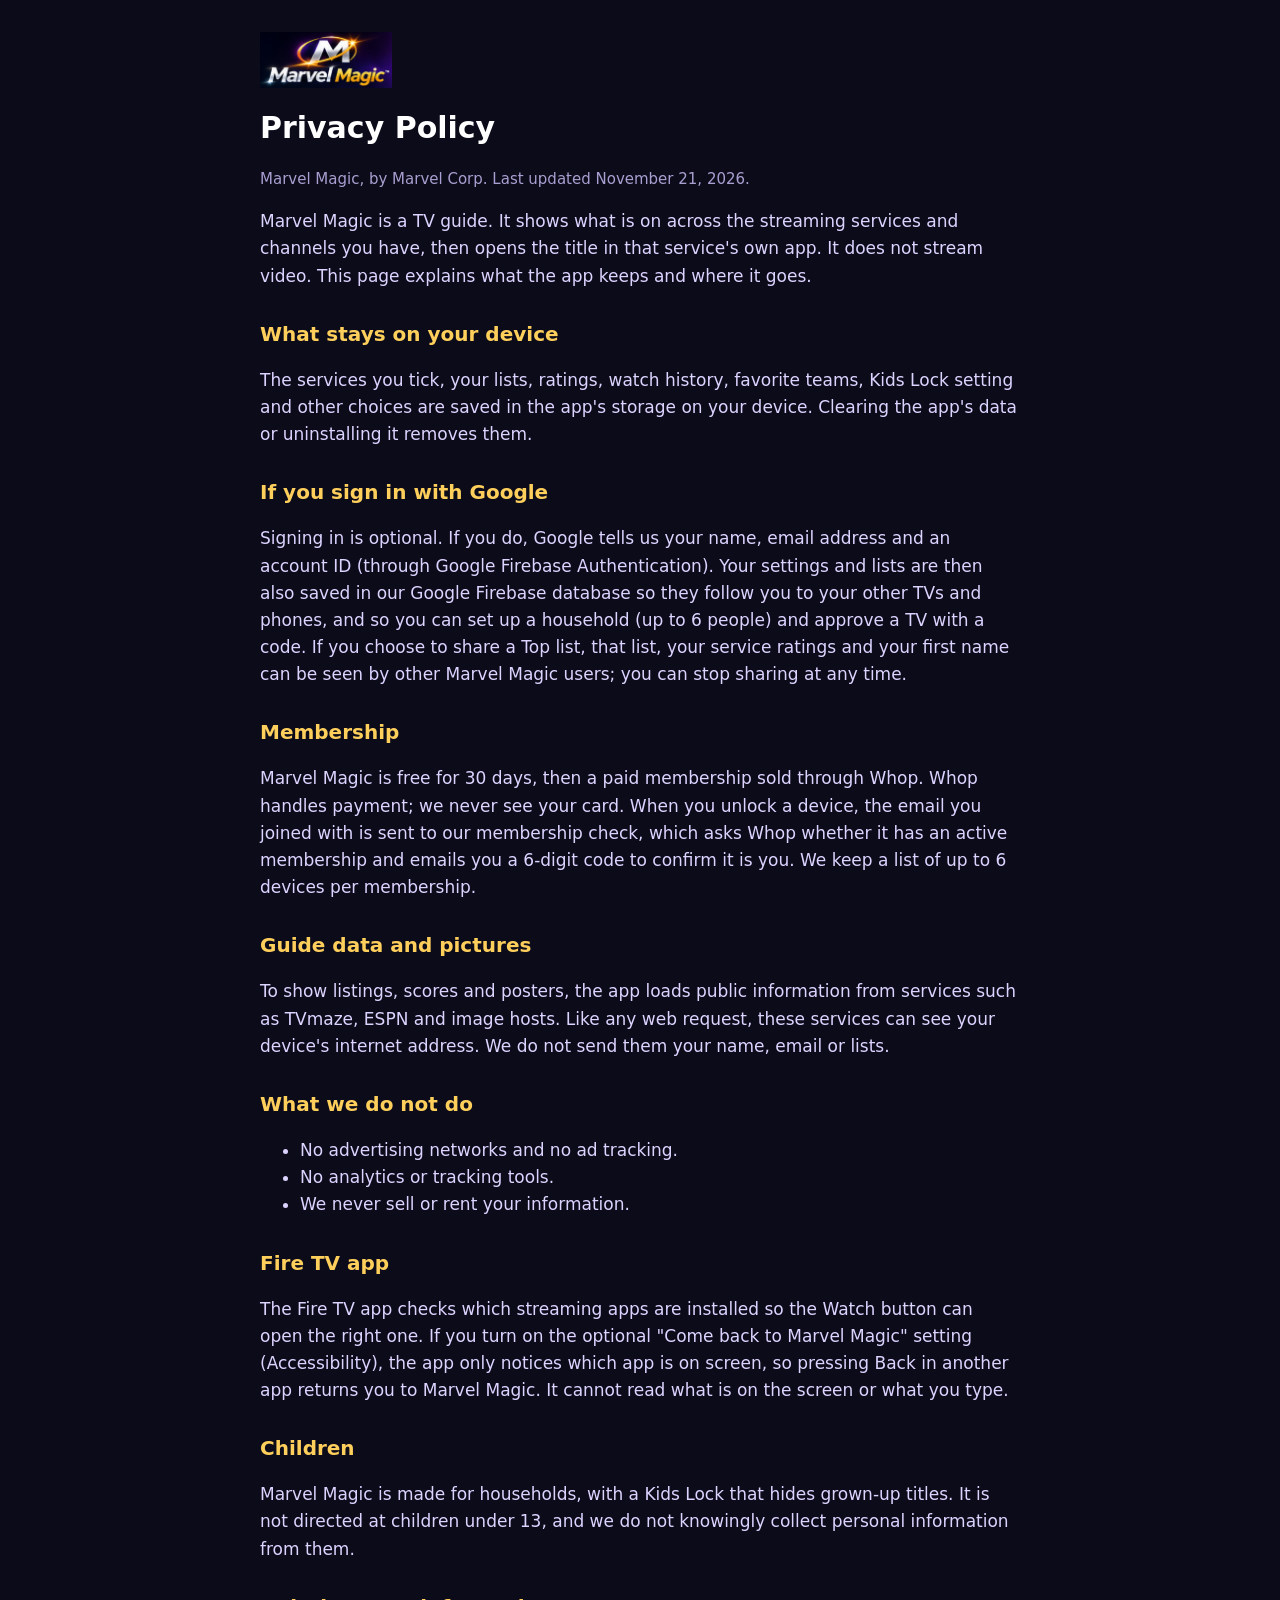
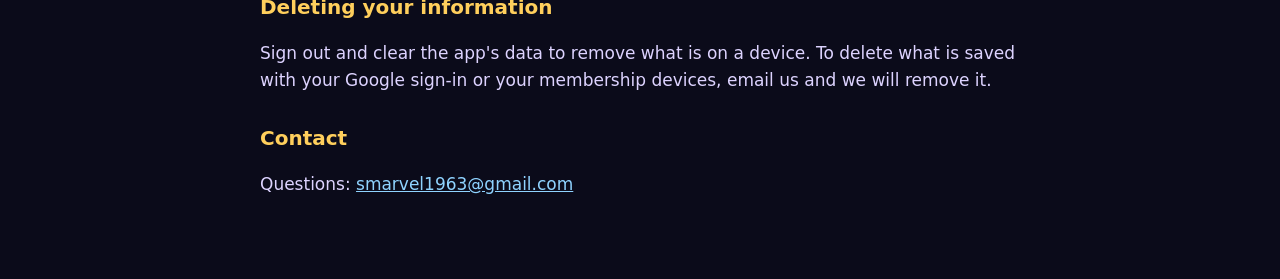
<file: privacy.html>
<!doctype html>
<!-- privacy.html - Save to: C:\MarvelApps\marvelmagic\privacy.html
     Marvel Magic privacy policy (11/21, written for the Amazon Appstore listing). Keep it true to the code: update it when
     the app starts storing or sending anything new. -->
<html lang="en">
<head>
<meta charset="utf-8">
<meta name="viewport" content="width=device-width, initial-scale=1">
<title>Marvel Magic Privacy Policy</title>
<style>
  :root { color-scheme: dark; }
  body { margin: 0; background: #0b0b1a; color: #e9e4ff; font: 17px/1.6 system-ui, -apple-system, "Segoe UI", Roboto, sans-serif; }
  main { max-width: 760px; margin: 0 auto; padding: 32px 16px 64px; }
  h1 { font-size: 30px; margin: 8px 0 4px; color: #fff; }
  h2 { font-size: 20px; margin: 28px 0 6px; color: #ffcf5c; }
  p, li { color: #ddd3ff; }
  a { color: #8fd3ff; }
  .fine { color: #a99fd0; font-size: 15px; }
  img { height: 56px; }
</style>
</head>
<body>
<main>
  <a href="./"><img src="logo.png" alt="Marvel Magic"></a>
  <h1>Privacy Policy</h1>
  <p class="fine">Marvel Magic, by Marvel Corp. Last updated November 21, 2026.</p>

  <p>Marvel Magic is a TV guide. It shows what is on across the streaming services and channels you have, then opens the
  title in that service's own app. It does not stream video. This page explains what the app keeps and where it goes.</p>

  <h2>What stays on your device</h2>
  <p>The services you tick, your lists, ratings, watch history, favorite teams, Kids Lock setting and other choices are saved
  in the app's storage on your device. Clearing the app's data or uninstalling it removes them.</p>

  <h2>If you sign in with Google</h2>
  <p>Signing in is optional. If you do, Google tells us your name, email address and an account ID (through Google Firebase
  Authentication). Your settings and lists are then also saved in our Google Firebase database so they follow you to your
  other TVs and phones, and so you can set up a household (up to 6 people) and approve a TV with a code. If you choose to
  share a Top list, that list, your service ratings and your first name can be seen by other Marvel Magic users; you can stop sharing at any time.</p>

  <h2>Membership</h2>
  <p>Marvel Magic is free for 30 days, then a paid membership sold through Whop. Whop handles payment; we never see your card.
  When you unlock a device, the email you joined with is sent to our membership check, which asks Whop whether it has an
  active membership and emails you a 6-digit code to confirm it is you. We keep a list of up to 6 devices per membership.</p>

  <h2>Guide data and pictures</h2>
  <p>To show listings, scores and posters, the app loads public information from services such as TVmaze, ESPN and image
  hosts. Like any web request, these services can see your device's internet address. We do not send them your name,
  email or lists.</p>

  <h2>What we do not do</h2>
  <ul>
    <li>No advertising networks and no ad tracking.</li>
    <li>No analytics or tracking tools.</li>
    <li>We never sell or rent your information.</li>
  </ul>

  <h2>Fire TV app</h2>
  <p>The Fire TV app checks which streaming apps are installed so the Watch button can open the right one. If you turn on the
  optional "Come back to Marvel Magic" setting (Accessibility), the app only notices which app is on screen, so pressing Back
  in another app returns you to Marvel Magic. It cannot read what is on the screen or what you type.</p>

  <h2>Children</h2>
  <p>Marvel Magic is made for households, with a Kids Lock that hides grown-up titles. It is not directed at children under 13,
  and we do not knowingly collect personal information from them.</p>

  <h2 id="delete">Deleting your information</h2>
  <p>Sign out and clear the app's data to remove what is on a device. To delete what is saved with your Google sign-in or
  your membership devices, email us and we will remove it.</p>

  <h2>Contact</h2>
  <p>Questions: <a href="mailto:smarvel1963@gmail.com">smarvel1963@gmail.com</a></p>
</main>
</body>
</html>
</file>
